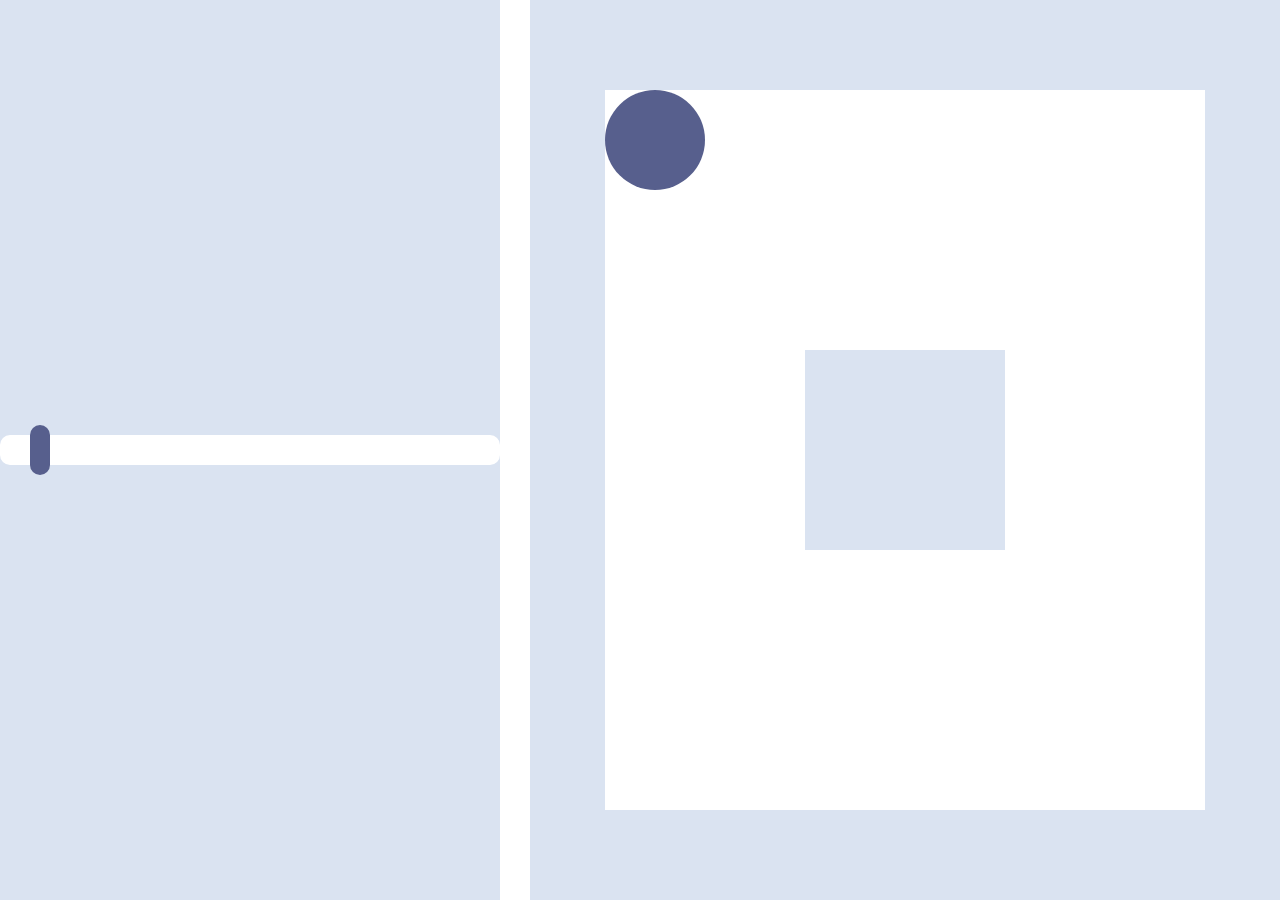
<file: drag'n'drop/index.html>
<!DOCTYPE html>
<html lang="en">

<head>
    <meta charset="UTF-8">
    <link rel="stylesheet" href="style.css">
    <title>Document</title>
</head>

<body>
    <div class="container">

        <!-- +1 task -->
        <div class="box">
            <div class="slider">
                <div class="thumb"></div>
            </div>
        </div>
        <!-- -1 task -->

        <!-- +2 task -->
        <div class="box">
            <div class="field">
                <div class="goal"></div>
                <div class="circle"></div>
            </div>
        </div>
        <!-- -2 task -->

    </div>
    <script src="script.js"></script>
</body>

</html>
</file>
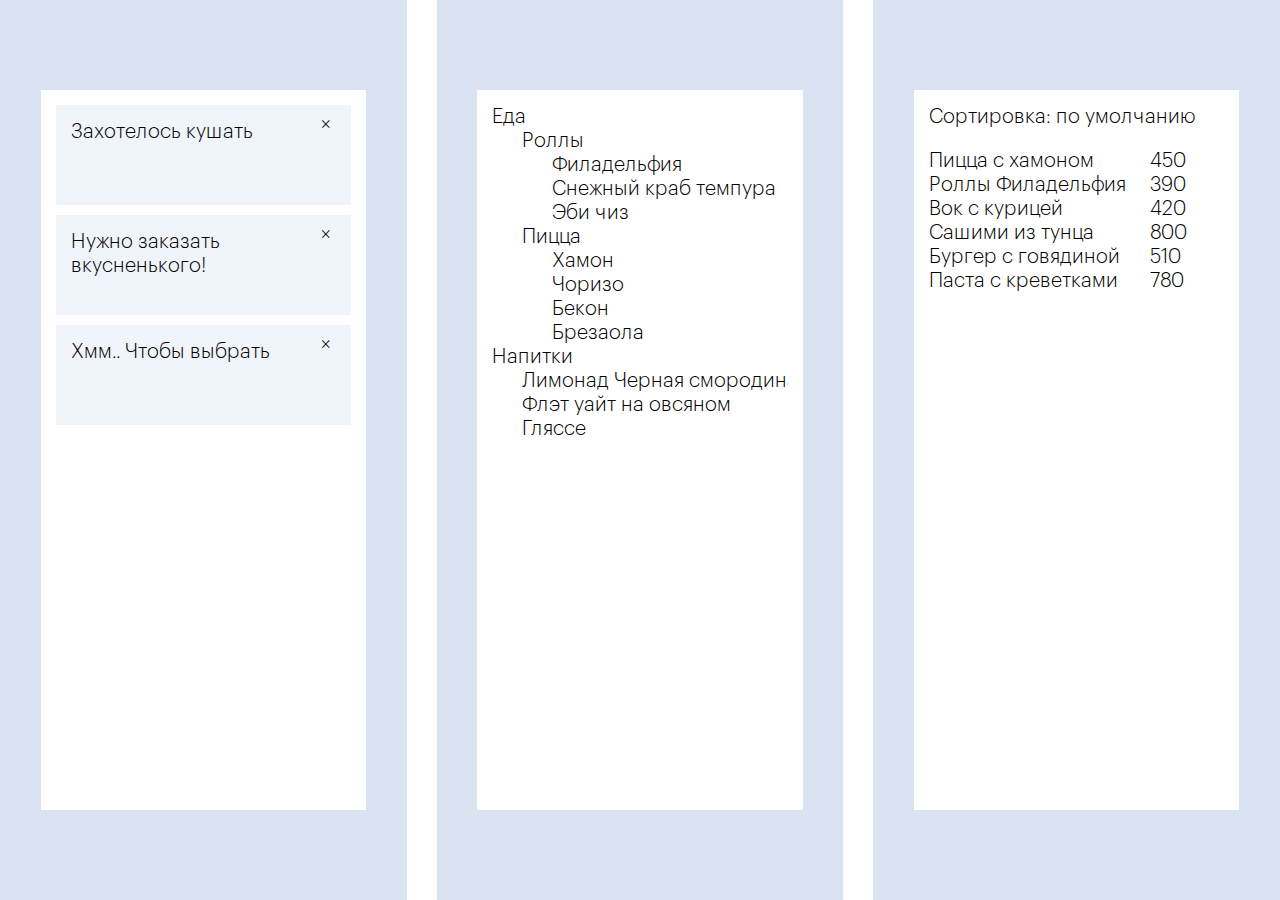
<file: event-delegation/index.html>
<!DOCTYPE html>
<html lang="en">

<head>
    <meta charset="UTF-8">
    <link rel="stylesheet" href="style.css">
    <title>Document</title>
</head>

<body>
    <div class="container">

        <!-- +1 task -->
        <div class="box">
            <div class="notices">
                <ul class="notices__list">
                    <li class="notices__item">
                        <h2 class="notices__item-title">Захотелось кушать</h2>
                        <button class='notices__item-del'>&#215;</button>
                    </li>
                    <li class="notices__item">
                        <h2 class="notices__item-title">Нужно заказать вкусненького!</h2>
                        <button class='notices__item-del'>&#215;</button>
                    </li>
                    <li class="notices__item">
                        <h2 class="notices__item-title">Хмм.. Чтобы выбрать</h2>
                        <button class='notices__item-del'>&#215;</button>
                    </li>
                </ul>
            </div>
        </div>
        <!-- -1 task -->

        <!-- 2 task -->
        <div class="box">
            <div class="yummy">
                <ul class="yummy__list">
                    <li>
                        <span class="yummy__text">Еда</span>
                        <ul>
                            <li>
                                <span class="yummy__text">Роллы</span>
                                <ul>
                                    <li>
                                        <span class="yummy__text">Филадельфия</span>
                                    </li>
                                    <li>
                                        <span class="yummy__text">Снежный краб темпура</span>
                                    </li>
                                    <li>
                                        <span class="yummy__text">Эби чиз</span>
                                    </li>
                                </ul>
                            </li>
                            <li>
                                <span class="yummy__text">Пицца</span>
                                <ul>
                                    <li>
                                        <span class="yummy__text">Хамон</span>
                                    </li>
                                    <li>
                                        <span class="yummy__text">Чоризо</span>
                                    </li>
                                    <li>
                                        <span class="yummy__text">Бекон</span>
                                    </li>
                                    <li>
                                        <span class="yummy__text">Брезаола</span>
                                    </li>
                                </ul>
                            </li>
                        </ul>
                    </li>
                    <li>
                        <span class="yummy__text">Напитки</span>
                        <ul>
                            <li>
                                <span class="yummy__text">Лимонад Черная смородина</span>
                            </li>
                            <li>
                                <span class="yummy__text">Флэт уайт на овсяном</span>
                            </li>
                            <li>
                                <span class="yummy__text">Гляссе</span>
                            </li>
                        </ul>
                    </li>
                </ul>
            </div>

        </div>
        <!-- -2 task -->

        <!-- +3 task -->
        <div class="box">
            <div class="food">
                <div class="food__sort-box">
                    <div class="food__sort">
                        <span>Сортировка:</span>
                        <span>по умолчанию</span>                        
                    </div>
                    <ul class="food__sort-menu">
                        <li><span>по умолчанию</span></li>
                        <li><span>по убыванию цены</span></li>
                        <li><span>по возрастанию цены</span></li>
                    </ul>
                </div>
                <ul class="food__list">
                    <!-- DATAFOOD -->
                </ul>
            </div>
        </div>
        <!-- -3 task -->
    </div>
    <script src="script.js"></script>
</body>

</html>
</file>
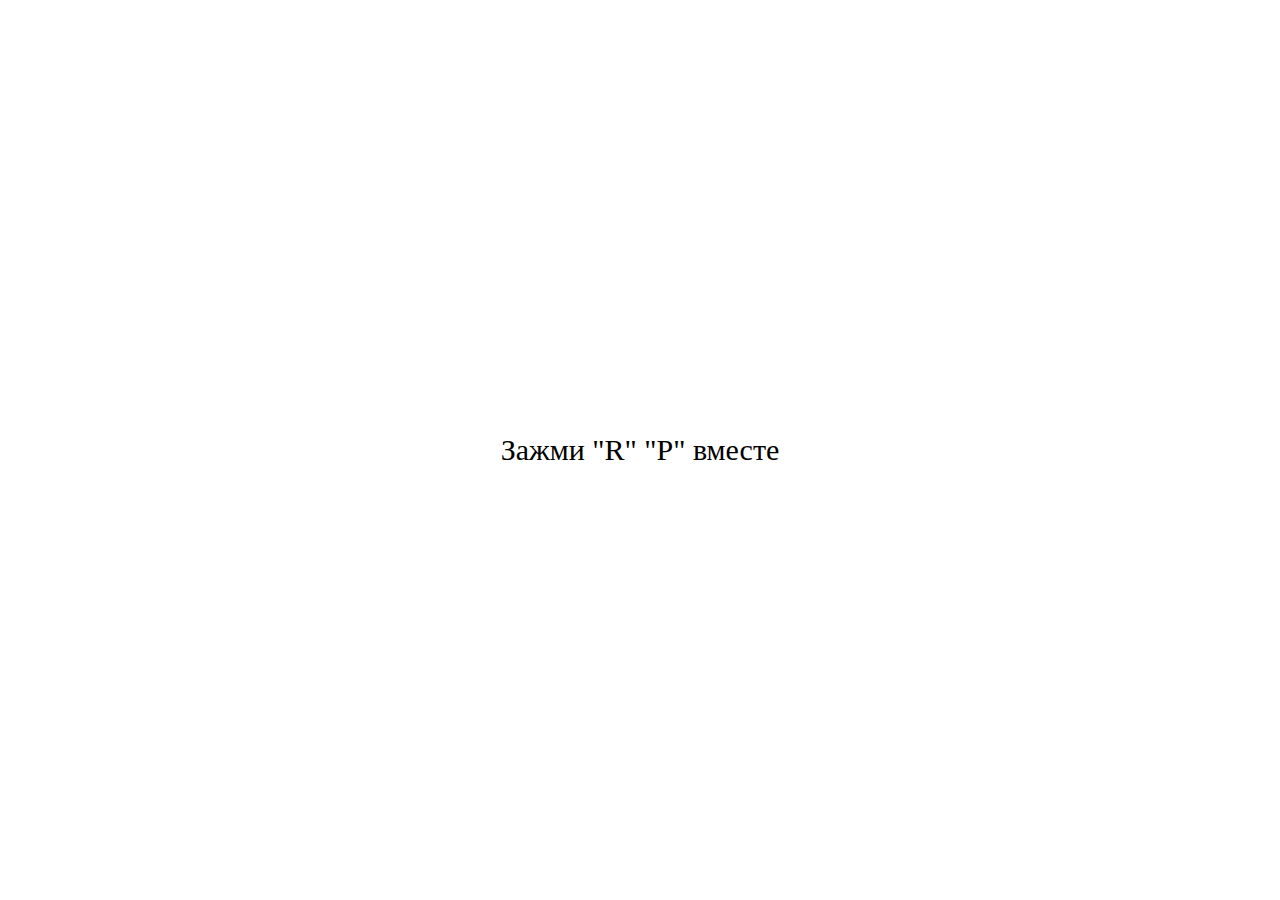
<file: keyboard/index.html>
<!DOCTYPE html>
<html lang="en">
<head>
    <meta charset="UTF-8">
    <meta http-equiv="X-UA-Compatible" content="IE=edge">
    <link rel="stylesheet" href="style.css">
    <meta name="viewport" content="width=device-width, initial-scale=1.0">
    <title>Document</title>
</head>
<body>
    <p>Зажми "R" "P" вместе</p>
    
    <script src="script.js"></script>
</body>
</html>
</file>
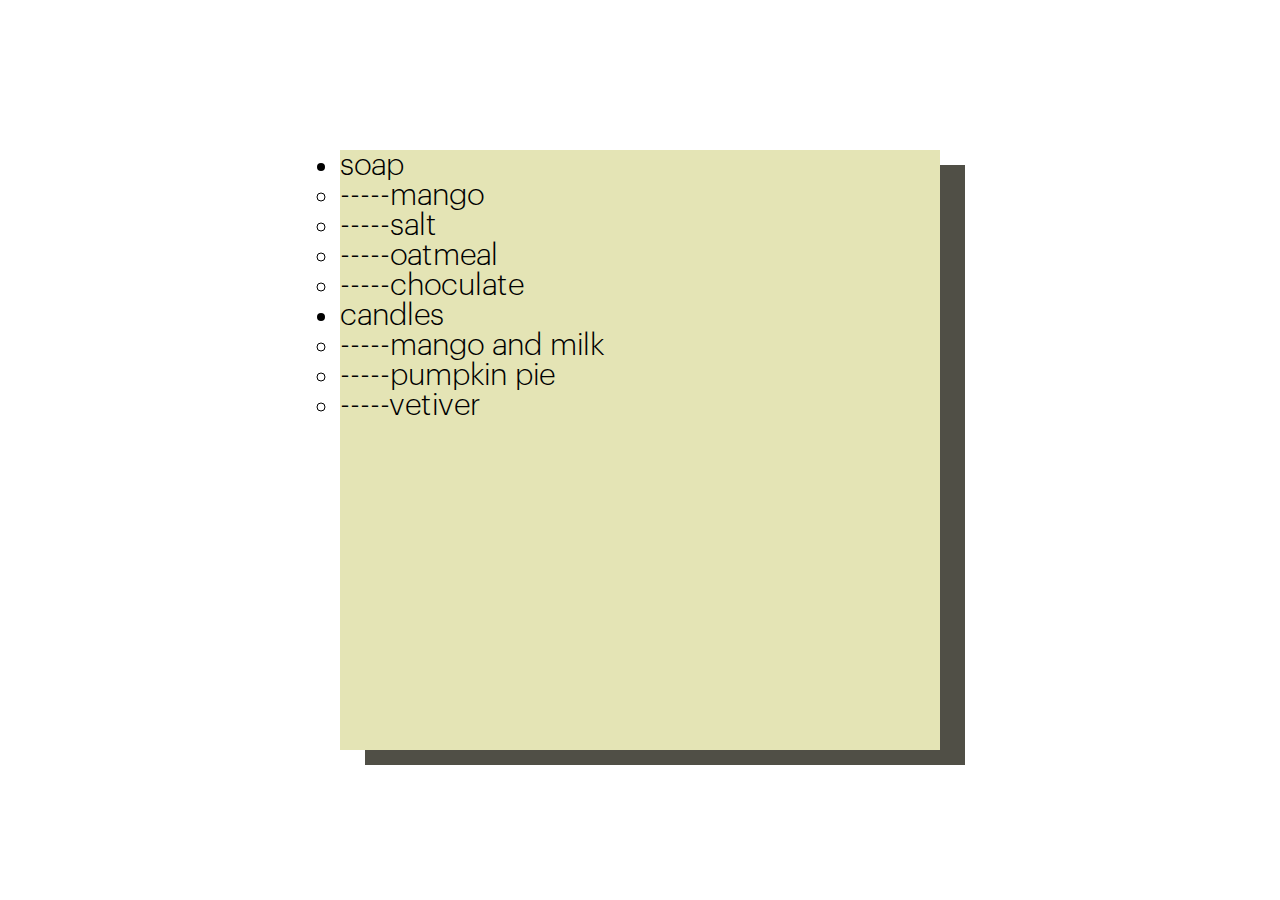
<file: nested-list-js/index.html>
<!DOCTYPE html>
<html lang="en">
<head>
    <meta charset="UTF-8">
    <link rel="stylesheet" href="style.css">
    <title>Document</title>
</head>
<body>
    <div class="box">
        
    </div>
    <script src="script.js"></script>
</body>
</html>
</file>
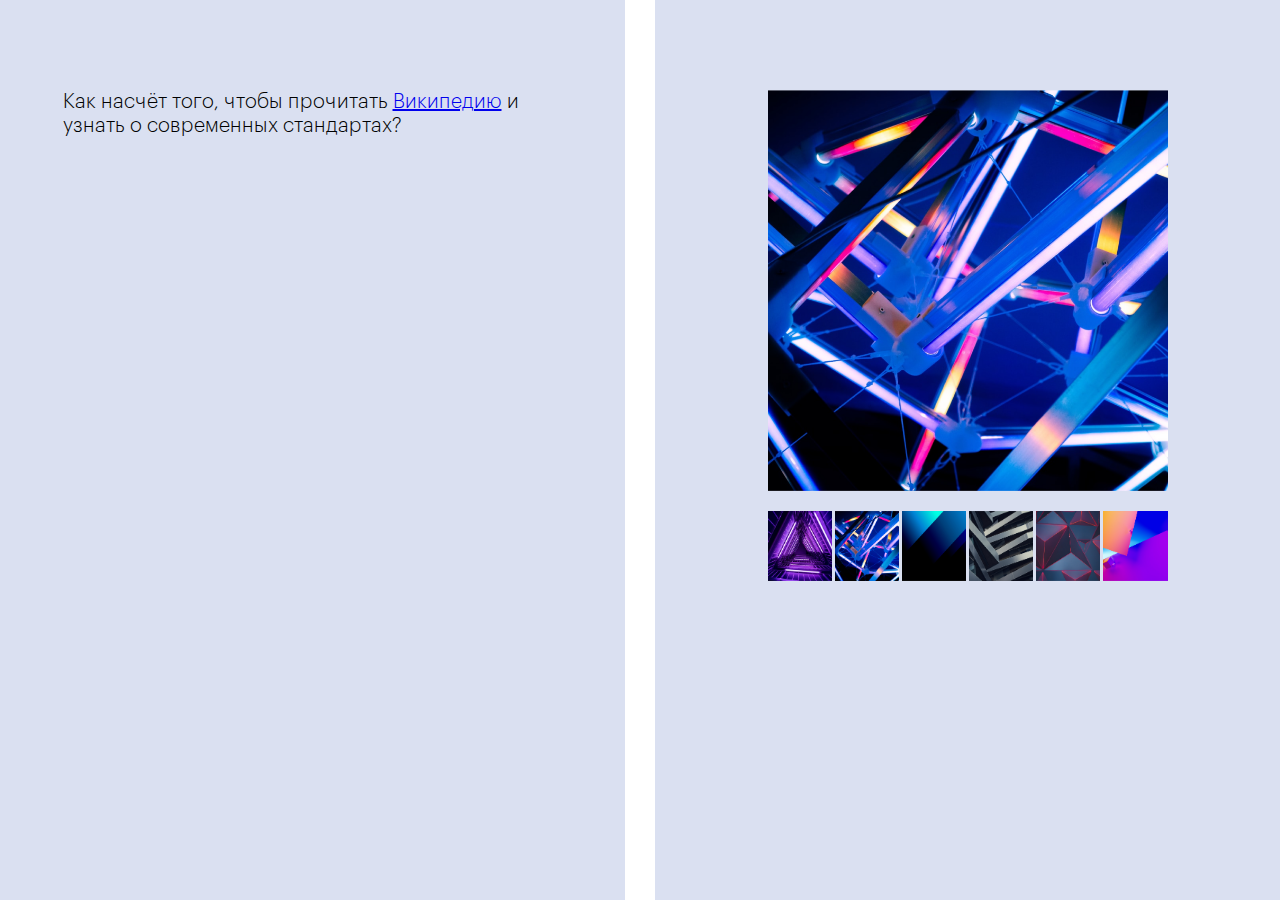
<file: prevent-default/index.html>
<!DOCTYPE html>
<html lang="en">

<head>
    <meta charset="UTF-8">
    <link rel="stylesheet" href="style.css">
    <title>Document</title>
</head>

<body>
    <div class="container">
        <!-- +1 task -->
        <div class="box">
            <div class="wiki">
                <p class="wiki__text">
                    Как насчёт того, чтобы прочитать
                    <a class="wiki__link" href="//www.wikipedia.org/" target="_blank">Википедию</a>
                    и узнать о современных стандартах?
                </p>
            </div>
        </div>
        <!-- -1 task -->

        <!-- +2 task -->
        <div class="box">
            <div class="gallery">
                <div class="gallery__selected">
                    <img src="images/design2.png" alt="image" class="gallery__selected-img gallery__img">
                </div>
                <ul class="gallery__list">
                    <li class="gallery__item">
                        <button class="gallery__button">
                            <img src="images/design1.png" alt="image" class="gallery__img">
                        </button>
                    </li>
                    <li class="gallery__item">
                        <button class="gallery__button">
                            <img src="images/design2.png" alt="image" class="gallery__img">
                        </button>
                    </li>
                    <li class="gallery__item">
                        <button class="gallery__button">
                            <img src="images/design3.png" alt="image" class="gallery__img">
                        </button>
                    </li>
                    <li class="gallery__item">
                        <button class="gallery__button">
                            <img src="images/design4.png" alt="image" class="gallery__img">
                        </button>
                    </li>
                    <li class="gallery__item">
                        <button class="gallery__button">
                            <img src="images/design5.png" alt="image" class="gallery__img">
                        </button>
                    </li>
                    <li class="gallery__item">
                        <button class="gallery__button">
                            <img src="images/design6.png" alt="image" class="gallery__img">
                        </button>
                    </li>
                </ul>
            </div>
        </div>
        <!-- -2 task -->
    </div>
    <script src="script.js"></script>
</body>

</html>
</file>
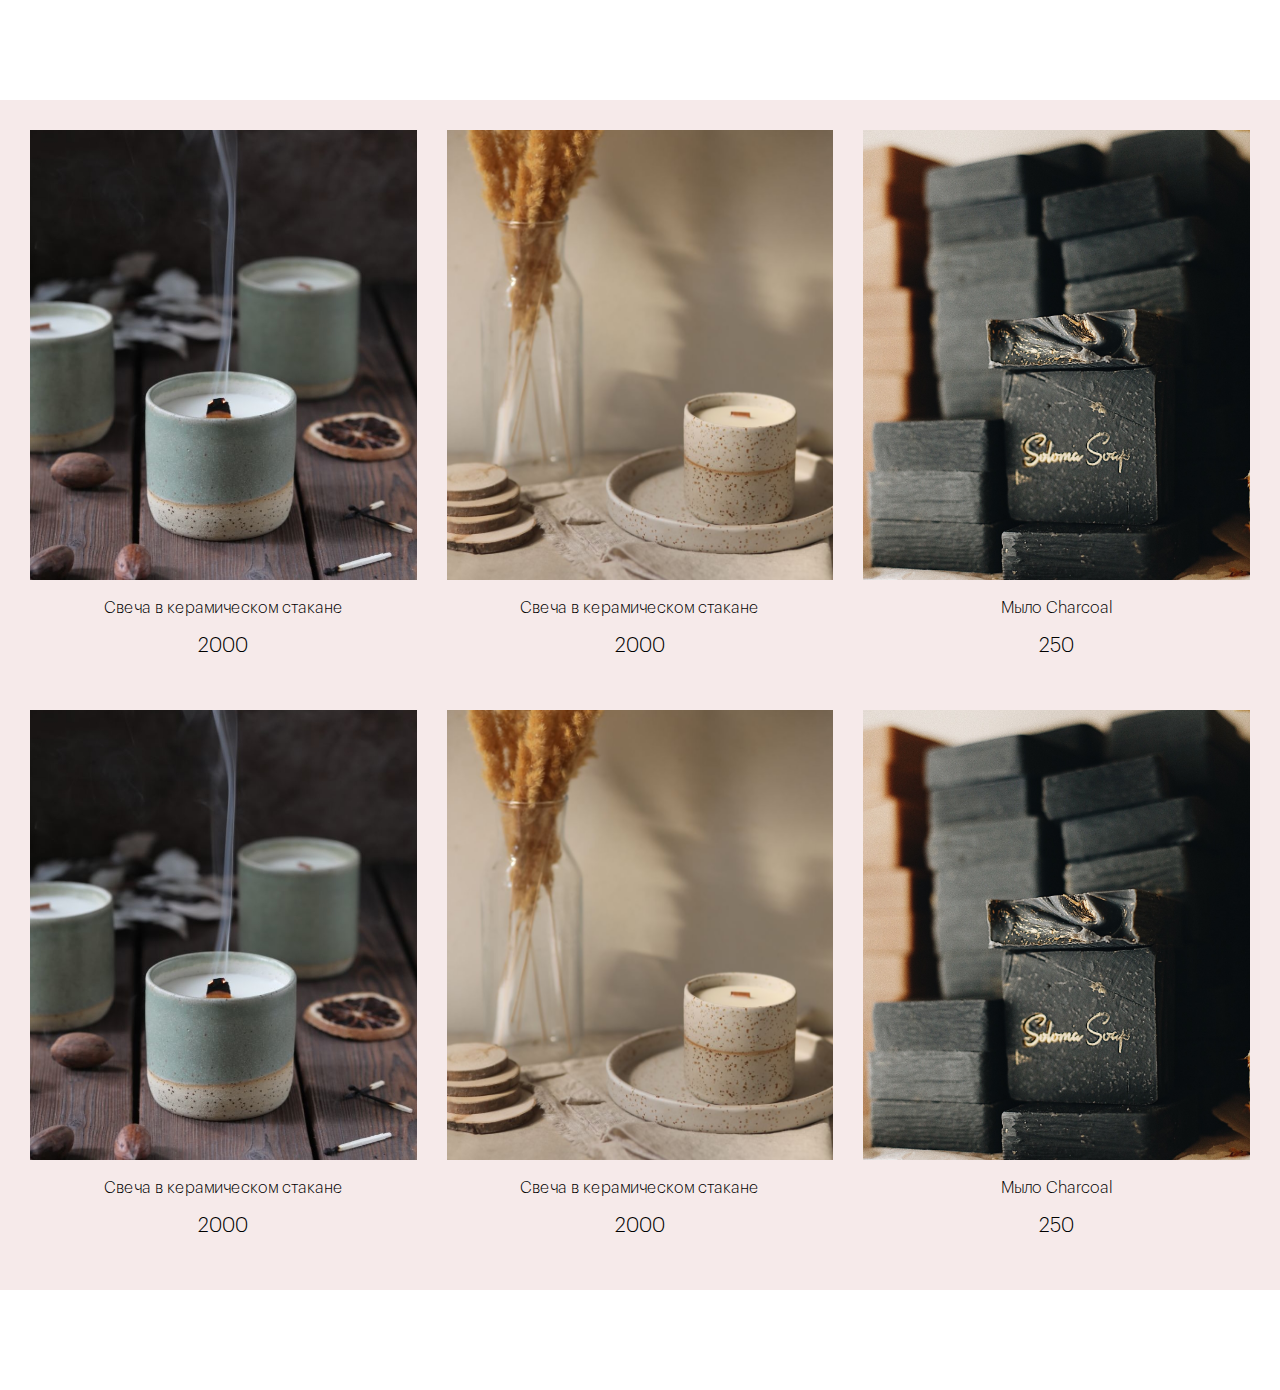
<file: product-card-js/index.html>
<!DOCTYPE html>
<html lang="en">
<head>
    <meta charset="UTF-8">
    <link rel="stylesheet" href="style.css">
    <title>Document</title>
</head>
<body>
    <div class="box"></div>
    <script src="script.js"></script>
</body>
</html>
</file>
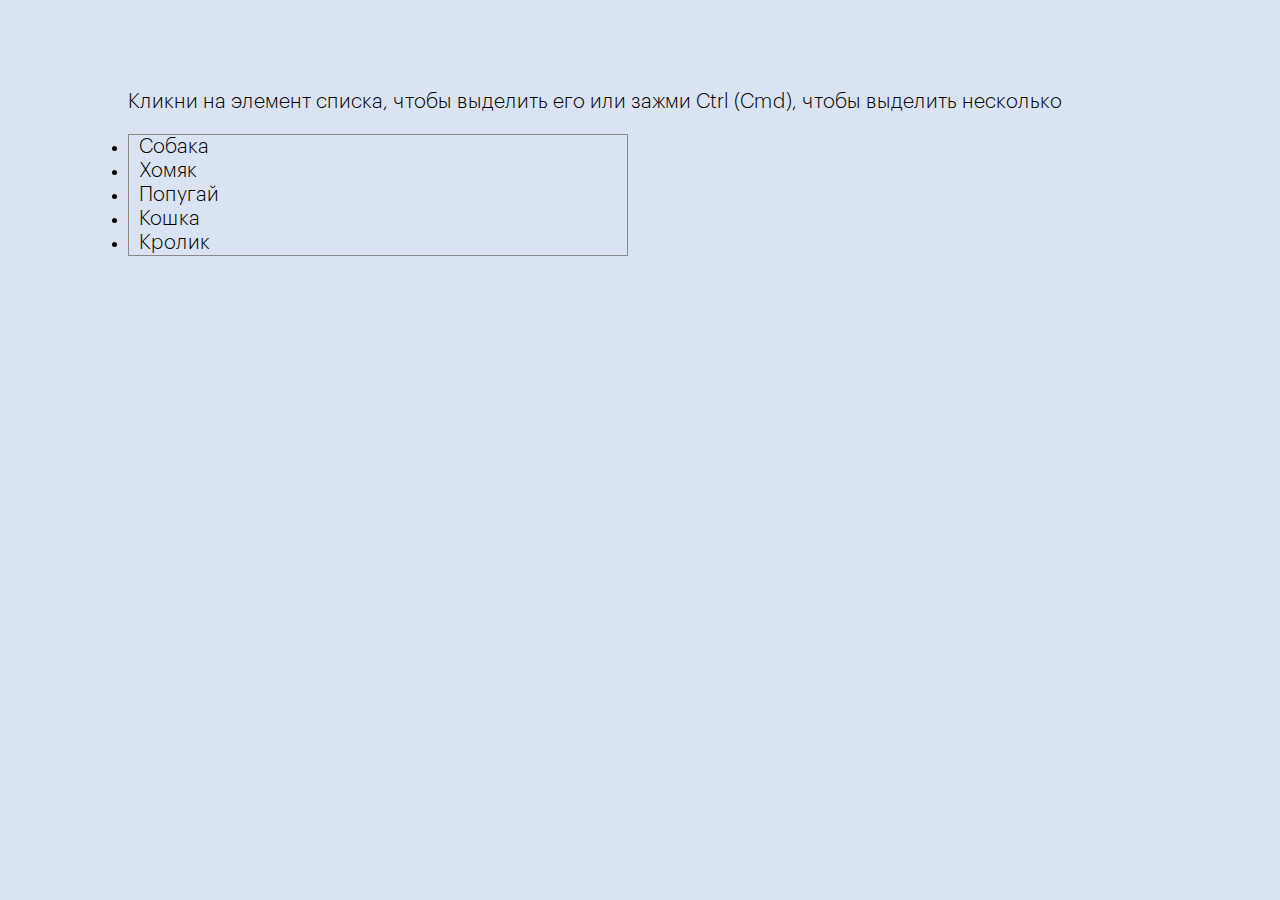
<file: selectable-list/index.html>
<!DOCTYPE html>
<html lang="en">

<head>
    <meta charset="UTF-8">
    <link rel="stylesheet" href="style.css">
    <title>Document</title>
</head>
<body>
<div class="container">

    <!-- +1 task -->
    <div class="box">
        <div class="mult">
            <p class="mult__text">
                Кликни на элемент списка, чтобы выделить его или
                зажми Ctrl (Cmd), чтобы выделить несколько
            </p>
            <ul class="mult__list">
                <li class="mult__item">Собака</li>
                <li class="mult__item">Хомяк</li>
                <li class="mult__item">Попугай</li>
                <li class="mult__item">Кошка</li>
                <li class="mult__item">Кролик</li>
            </ul>
        </div>
    </div>
    <!-- -1 task -->

</div>
    <script src="script.js"></script>
</body>

</html>
</file>
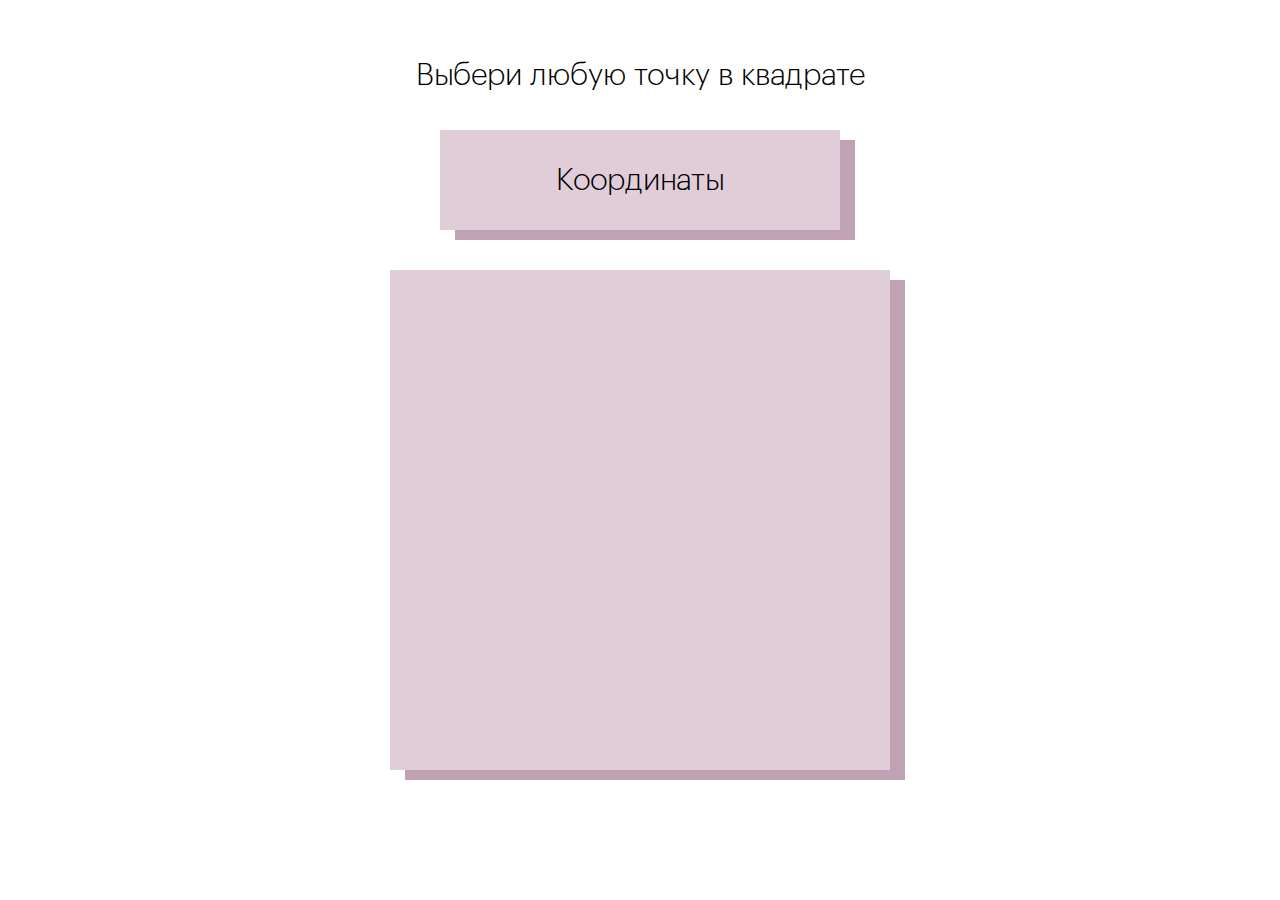
<file: show-point-coordinates/index.html>
<!DOCTYPE html>
<html lang="ru">
<head>
    <meta charset="UTF-8">
    <link rel="stylesheet" href="style.css">
    <title>Document</title>
</head>
<body>
    <p class="description">Выбери любую точку в квадрате</p>
    <div class="output">
        <p class="coordinates">Координаты</p>
    </div>
    <div class="box"></div>
    <script src="script.js"></script>
</body>
</html>
</file>
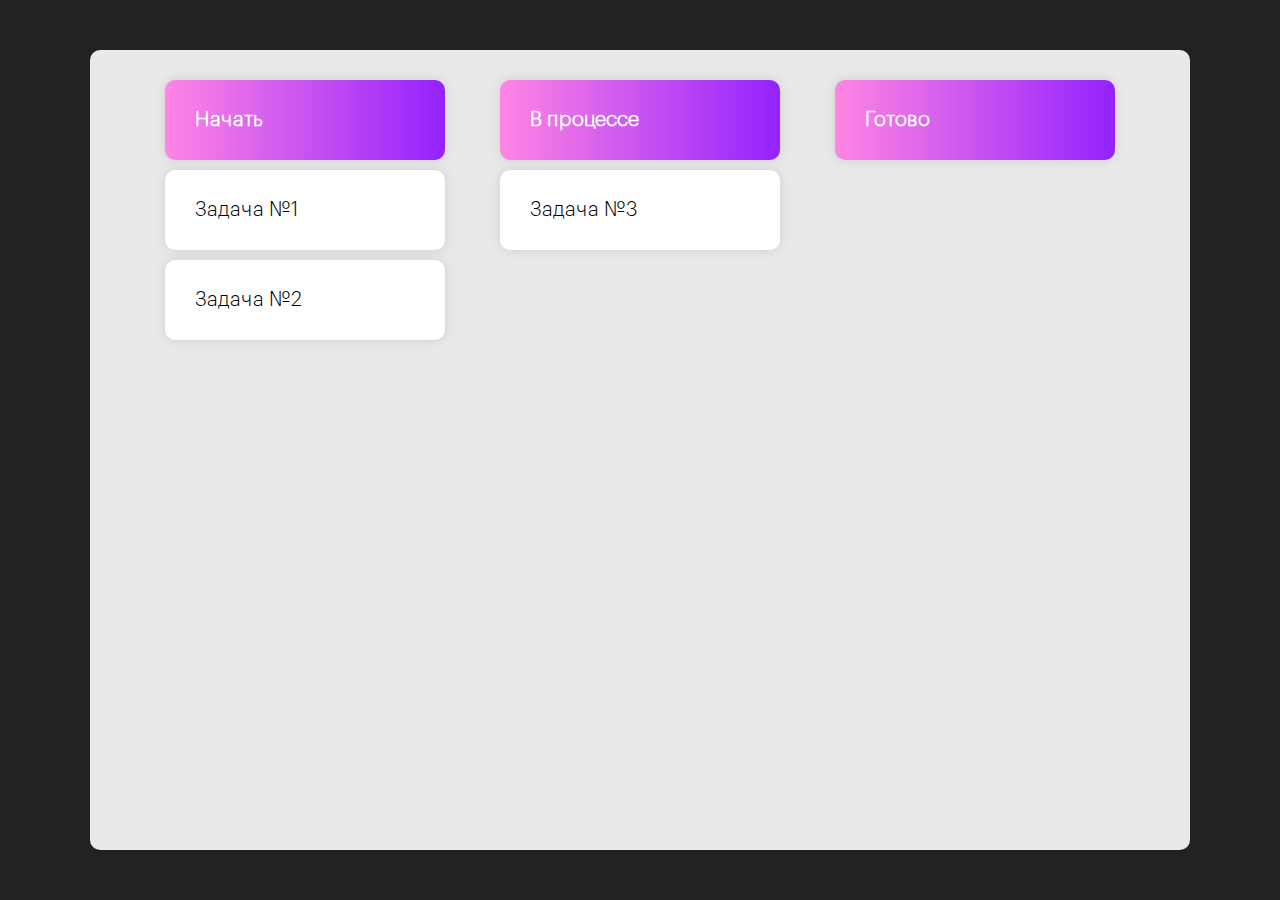
<file: task-traker/index.html>
<!DOCTYPE html>
<html lang="en">

<head>
    <meta charset="UTF-8">
    <meta name="viewport" content="width=device-width, initial-scale=1.0">
    <link rel="stylesheet" href="style.css">
    <title>Document</title>
</head>

<body>

    <!-- +1 task -->
    <div class="task-tracker">
        <ul class="section start">
            <li class="cell-title"><h2 class="title">Начать</h2></li>
            <li class="cell"><p class="task">Задача №1</p></li>
            <li class="cell"><p class="task">Задача №2</p></li>
        </ul>
        <ul class="section progress">
            <li class="cell-title"><h2 class="title">В процессе</h2></li>
            <li class="cell"><p class="task">Задача №3</p></li>
        </ul>
        <ul class="section done">
            <li class="cell-title"><h2 class="title">Готово</h2></li>
        </ul>
    </div>
    <!-- -1 task -->

    <script src="script.js"></script>
</body>

</html>
</file>
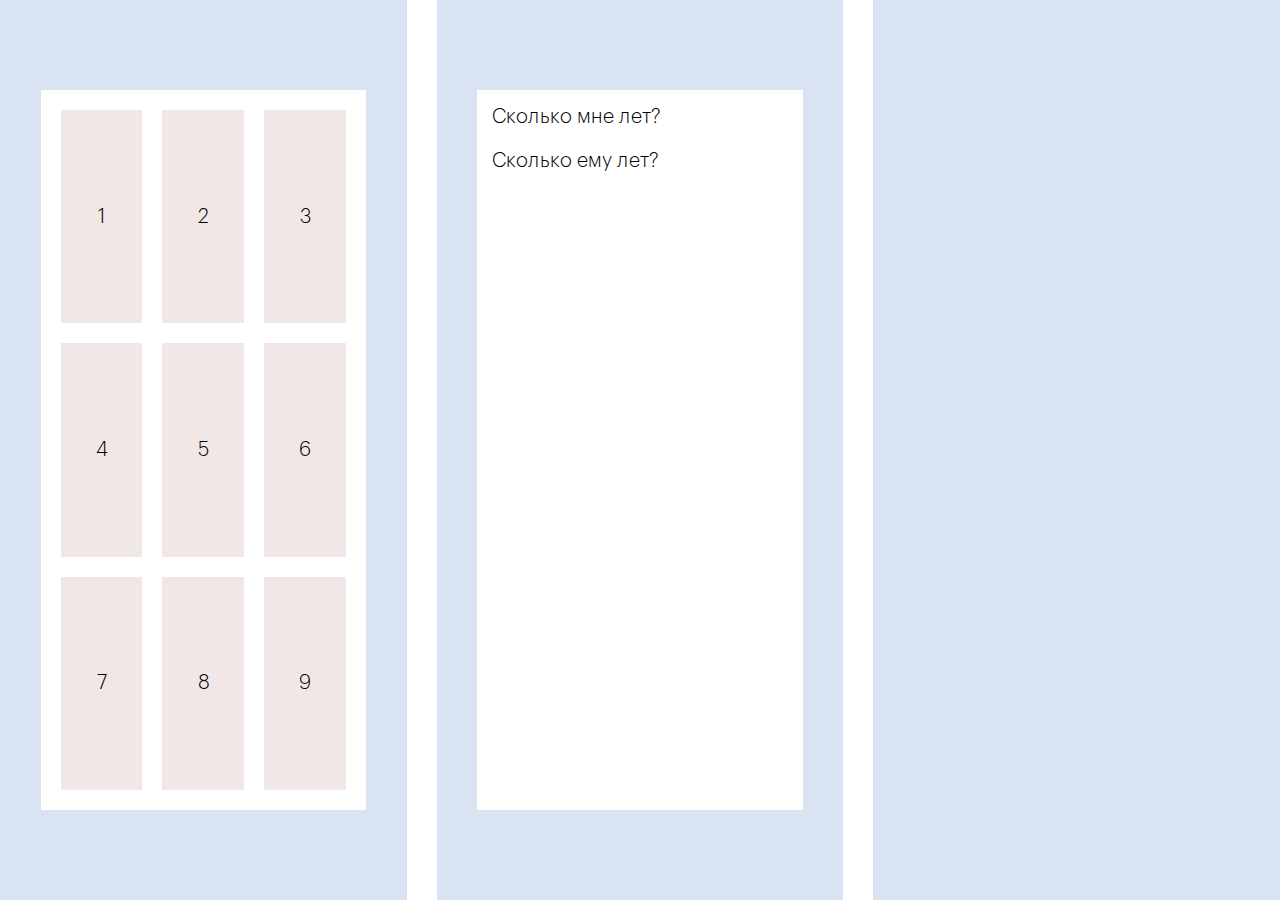
<file: tooltips/index.html>
<!DOCTYPE html>
<html lang="en">

<head>
    <meta charset="UTF-8">
    <link rel="stylesheet" href="style.css">
    <title>Document</title>
</head>

<body>
    <div class="container">

        <!-- +1 task -->
        <div class="box">
            <ul class="list">
                <li class="item"><span>1</span></li>
                <li class="item"><span>2</span></li>
                <li class="item"><span>3</span></li>
                <li class="item"><span>4</span></li>
                <li class="item"><span>5</span></li>
                <li class="item"><span>6</span></li>
                <li class="item"><span>7</span></li>
                <li class="item"><span>8</span></li>
                <li class="item"><span>9</span></li>
            </ul>
        </div>
        <!-- -1 task -->

        <!-- +2 task -->
        <div class="box">
            <div class="questions">
                <div class="questions__block">
                    <p class="questions__text">Сколько мне лет?</p>
                    <div class="tooltip">
                        <p class="tooltip__text">Я 2001 года...</p>
                    </div>
                </div>
                <div class="questions__block">
                    <p class="questions__text">Сколько ему лет?</p>
                    <div class="tooltip">
                        <p class="tooltip__text">Я 1997 года...</p>
                    </div>
                </div>
            </div>
        </div>
        <div class="box">
        <!-- -2 task -->

        </div>
    </div>
    <script src="script.js"></script>
</body>

</html>
</file>
<file: drag'n'drop/style.css>
@font-face {
    font-family: Graphik;
    src: url(GraphikLCG-Light.ttf);
    font-weight: 300;
}

/* +General */
*{
    margin: 0;
    padding: 0;
    box-sizing: border-box;
    font: 300 20px/120% Graphik;
}

body{
    min-height: 100vh;
}

.container{
    display: grid;
    grid-template-columns: 1fr 2fr;
    gap: 30px;
}

.box{
    height: 100vh;
    display: grid;
    background-color: rgb(218, 227, 241);
}
/* -General */

/* +1 task */
.slider{
    width: 500px;
    height: 30px;
    margin: auto;
    border-radius: 10px;
    background-color: rgb(255, 255, 255);
    position: relative;
}
.thumb{
    width: 20px;
    height: 50px;
    border-radius: 10px;
    position: absolute;
    top: -10px;
    left: 30px;
    background-color: rgb(87, 95, 141);
    cursor: pointer;
}
/* -1 task */

/* +2 task */
.field{
    width: 80%;
    height: 80%;
    background-color: #fff;
    margin: auto;
    position: relative;
}

.circle{
    width: 100px;
    height: 100px;
    border-radius: 50%;
    background-color: rgb(87, 95, 141);
    cursor: pointer;
    position: absolute;
    top: 0;
    left: 0;
}

.goal{
    width: 200px;
    height: 200px;
    background-color: rgb(218, 227, 241);
    position: absolute;
    left: calc(50% - 100px);
    top: calc(50% - 100px);
}

.goal-hover{
    background-color: rgb(173, 185, 204);
}
/* -2 task */
</file>
<file: event-delegation/style.css>
@font-face {
    font-family: Graphik;
    src: url(GraphikLCG-Light.ttf);
    font-weight: 300;
}

/* +General */
*{
    margin: 0;
    padding: 0;
    box-sizing: border-box;
    font: 300 20px/120% Graphik;
}

body{
    min-height: 100vh;
}

.container{
    display: grid;
    grid-template-columns: 1fr 1fr 1fr;
    gap: 30px;
}

.box{
    height: 100vh;
    display: grid;
    background-color: rgb(218, 227, 241);
}
/* -General */

/* +1 task */
.notices{
    width: 80%;
    height: 80%;
    padding: 15px;
    margin: auto;
    background-color: #fff;
}

.notices__list{
    width: 100%;
    overflow: hidden;
}

.notices__item{
    list-style: none;
    width: 100%;
    height: 100px;
    background-color: rgb(240, 244, 251);
    margin-bottom: 10px;
    padding: 15px;
    overflow: hidden;
    position: relative;
}

.notices__item:last-child{
    margin-bottom: 0;
}

.notices__item-del{
    position: absolute;
    top: 10px;
    right: 15px;
    border: none;
    background-color: transparent;
    cursor: pointer;
    font-size: 20px;
    width: 20px;
    height: 20px;
    line-height: 20px;
}
/* -1 task */

/* 2 task */
.yummy{
    width: 80%;
    height: 80%;
    padding: 15px;
    margin: auto;
    background-color: #fff;    
}

.yummy__list{
    position: relative;
    list-style: none;
    overflow: hidden;
}

.yummy__list ul{
    position: relative;
    left: 30px;
    list-style: none;
}

.yummy__text:hover{
    font-weight: 600;
    cursor: pointer;
}

.hidden-list{
    display: none;
}

/* +3 task */
.food{
    width: 80%;
    height: 80%;
    padding: 15px;
    margin: auto;
    background-color: #fff;
}

.food__sort-box{
    margin-bottom: 20px;
    position: relative;
}

.food__sort span:hover{
    cursor: pointer;
}

.food__sort-menu{
    width: 300px;
    padding: 10px;
    border: 1px solid #888;
    margin-bottom: 30px;
    list-style: none;
    display: none;
    position: absolute;
    background-color: #fff;
    right: 0;
}

.food__sort-menu span:hover{
    cursor: pointer;
}

.is-open{
    display: block;
    transition: all 1s;
}

.food__list{

}

.food__item{
    display: grid;
    grid-template-columns: 3fr 1fr;
}
/* -3 task */
</file>
<file: keyboard/style.css>
*{
    font-size: 30px;
    margin: 0;
}

body{
    height: 100vh;
    display: flex;
    align-items: center;
    justify-content: center;
}
</file>
<file: nested-list-js/style.css>
@font-face {
    font-family: Graphik;
    src: url('./GraphikLCG-Light.ttf');
    font-weight: 300;
}

*{
    margin: 0;
    padding: 0;
    box-sizing: border-box;
    font-family: Graphik;
    font-weight: 300;
    font-size: 30px;
}

body{
    min-height: 100vh;
    display: flex;
}

.box{
    height: 600px;
    width: 600px;
    background-color: rgb(228, 228, 181);
    margin: auto;
    box-shadow: 25px 15px rgb(80, 79, 70);
}
</file>
<file: prevent-default/style.css>
@font-face {
    font-family: Graphik;
    src: url(GraphikLCG-Light.ttf);
    font-weight: 300;
}

/* +General */
*{
    margin: 0;
    padding: 0;
    border: 0;
    box-sizing: border-box;
    font: 300 20px/120% Graphik;
}

body{
    min-height: 100vh;
}

.container{
    display: grid;
    grid-template-columns: 1fr 1fr;
    gap: 30px;
}

.box{
    min-height: 100vh;
    display: grid;
    background-color: rgb(218, 224, 241);
}
/* -General */

/* +1 task */
.wiki{
    width: 80%;
    height: 80%;
    margin: auto;
}
/* -1 task */

/* +2 task */
.gallery{
    width: 80%;
    min-height: 80%;
    margin: auto;
}

.gallery__selected{
    width: 80%;
    margin: 0 auto 20px;
}

.gallery__list{
    width: 80%;
    margin: 0 auto;
    list-style: none;
    display: flex;
    justify-content: space-between;
}

.gallery__item{
    max-width: 20%;
    margin-right: 3px;
}

.gallery__item:last-child{
    margin-right: 0;
}

.gallery__button{
    width: 100%;
    height: 100%;
    cursor: pointer;
}

.gallery__img{
    width: 100%;
    height: 100%;
    display: block;
}
/* -2 task */
</file>
<file: product-card-js/style.css>
@font-face {
    font-family: Graphik;
    src: url('./fonts/GraphikLCG-Light.ttf');
    font-weight: 300;
}

*{
    margin: 0;
    padding: 0;
    font-family: Graphik;
    font-weight: 300;
    font-size: 30px;
}

body{
    min-height: 100vh;
    display: flex;
}

.box{
    min-height: 700px;
    width: 1400px;
    background-color: rgb(246, 234, 234);
    margin: 100px auto;
    display: grid;
    grid-template-columns: 1fr 1fr 1fr;
    padding: 30px;
    gap: 30px;
}

.card{
    margin: auto;
    width: 100%;
    height: 550px;
}

.image-box{
    width: 100%;
    height: 450px;
    margin-bottom: 20px;
}

.image{
    width: 100%;
    height: 100%;
    object-fit: cover;
    object-position: center;
}

.name{
    font-size: 16px;
    text-align: center;
    margin-bottom: 20px;
}

.price{
    display: block;
    font-size: 20px;
    text-align: center;
}
</file>
<file: selectable-list/style.css>
@font-face {
    font-family: Graphik;
    src: url(GraphikLCG-Light.ttf);
    font-weight: 300;
}

/* +General */
*{
    margin: 0;
    padding: 0;
    box-sizing: border-box;
    font: 300 20px/120% Graphik;
}

body{
    min-height: 100vh;
}

.container{
    display: grid;
}

.box{
    height: 100vh;
    display: grid;
    background-color: rgb(218, 227, 241);
}
/* -General */

/* +1 task */
.mult{
    width: 80%;
    height: 80%;
    margin: auto;
}

.mult__text{
    margin-bottom: 20px;
}

.mult__list{
    width: 500px;
    border: 1px solid #888;
}

.mult__item{
    cursor: pointer;
    padding-left: 10px;
}

.selected{
    background-color: #fff;
}
/* -1 task */
</file>
<file: show-point-coordinates/style.css>
@font-face {
    font-family: Graphik;
    src: url('GraphikLCG-Light.ttf');
    font-weight: 300;
}

*{
    margin: 0;
    padding: 0;
    box-sizing: border-box;
    font-family: Graphik;
    font-weight: 300;
}

.description{
    font-size: 30px;
    text-align: center;
    margin-top: 60px;
}

.output{
    height: 100px;
    width: 400px;
    background-color: #E0CDD8;
    display: flex;
    margin: 40px auto;
    box-shadow: 15px 10px #C1A2B4;
}

.coordinates{
    font-size: 30px;
    margin: auto;
}

.box{
    height: 500px;
    width: 500px;
    background-color: #E0CDD8;
    box-shadow: 15px 10px #C1A2B4;
    margin: auto;
    position: relative;
}
</file>
<file: task-traker/style.css>
@font-face {
    font-family: Graphik;
    src: url(GraphikLCG-Light.ttf);
    font-weight: 300;
}

/* +General */
*{
    margin: 0;
    padding: 0;
    box-sizing: border-box;
    font: 300 20px/120% Graphik;
}

body{
    min-height: 100vh;
    padding: 15px;
    display: flex;
    background-color: #222;
}
/* -General */

/* +1 task */
.task-tracker{
    max-width: 1100px;
    width: 100%;
    min-height: 800px;
    padding: 30px;
    margin: auto;
    border-radius: 10px;
    background-color: rgb(233, 233, 233);
    display: flex;
    justify-content: space-evenly;
}

.section{
    max-width: 280px;
    width: 100%;
    list-style: none;
    margin-right: 10px;
}

.section:last-child{
    margin-right: 0;
}

.cell-title{
    width: 100%;
    height: 80px;
    padding: 15px 30px;
    margin-bottom: 10px;
    border-radius: 10px;
    box-shadow: 0 0 10px rgba(180, 180, 180, 0.5);
    background: linear-gradient(90deg, #ff85e4 0%, #9322fd 100%);
    display: flex;
    align-items: center;
}

.title{
    color: #fff;
    font-weight: bold;
}

.cell{
    width: 100%;
    height: 80px;
    margin-bottom: 10px;
    border-radius: 10px;
    position: relative;
}

.task{
    width: 100%;
    height: 80px;
    padding: 15px 30px;
    border-radius: 10px;
    box-shadow: 0 0 10px rgba(180, 180, 180, 0.5);
    background-color: #fff;
    display: flex;
    align-items: center;
    cursor: pointer;
    position: absolute;
    left: 0;
    top: 0;
}

.hide{
    display: none;
}

.hovered{
    background-color: rgb(207, 207, 207);
    transition: all 300ms;
}
/* -1 task */

@media (max-width: 1024px) {
    *{
        font-size: 14px;
    }
    .section{
        max-width: 200px;
    }

    .cell-title,
    .cell,
    .task{
        height: 60px;
        padding: 10px 20px;
    }
}

@media (max-width: 768px) {
    *{
        font-size: 12px;
    }
    .section{
        max-width: 160px;
    }

    .cell-title,
    .cell,
    .task{
        height: 50px;
        border-radius: 7px;
    }
}

@media (max-width: 480px) {
    .section{
        max-width: 140px;
    }

    .cell-title,
    .cell{
        margin-bottom: 5px;
    }

    .cell-title,
    .cell,
    .task{
        height: 35px;
        padding: 10px 10px;
        border-radius: 5px;
    }
}
</file>
<file: tooltips/style.css>
@font-face {
    font-family: Graphik;
    src: url(GraphikLCG-Light.ttf);
    font-weight: 300;
}

/* +General */
*{
    margin: 0;
    padding: 0;
    box-sizing: border-box;
    font: 300 20px/120% Graphik;
}

body{
    min-height: 100vh;
}

.container{
    display: grid;
    grid-template-columns: 1fr 1fr 1fr;
    gap: 30px;
}

.box{
    height: 100vh;
    display: grid;
    background-color: rgb(218, 227, 241);
}
/* -General */

/* +1 task */
.list{
    width: 80%;
    height: 80%;
    margin: auto;
    list-style: none;
    display: grid;
    grid-template-columns: 1fr 1fr 1fr;
    grid-template-rows: 1fr 1fr 1fr;
    gap: 20px;
    padding: 20px;
    background-color: #fff;
}

.item{
    background-color: rgb(242, 231, 231);
    display: flex;
    cursor: pointer;
}

.item span{
    display: block;
    margin: auto;
}

.item_selected{
    transition: all 300ms;
    background-color: rgb(201, 169, 169);
}
/* -1 task */



/* +2 task */
.questions{
    width: 80%;
    height: 80%;
    padding: 15px;
    margin: auto;
    background-color: #fff;
}

.questions__block{
    margin-bottom: 20px;
    position: relative;
}

.questions__text{
    display: inline-block;
}

.tooltip{
    position: absolute;
    top: -30px;
    left: 50px;
    background-color: #fff;
    border: 1px solid #999;
    padding: 5px;
    display: none;
}

.tooltip__text{
    font-size: 15px;
}

.tooltip-open{
    display: block;
}
/* -2 task */



/* +3 task */
/* -3 task */
</file>
